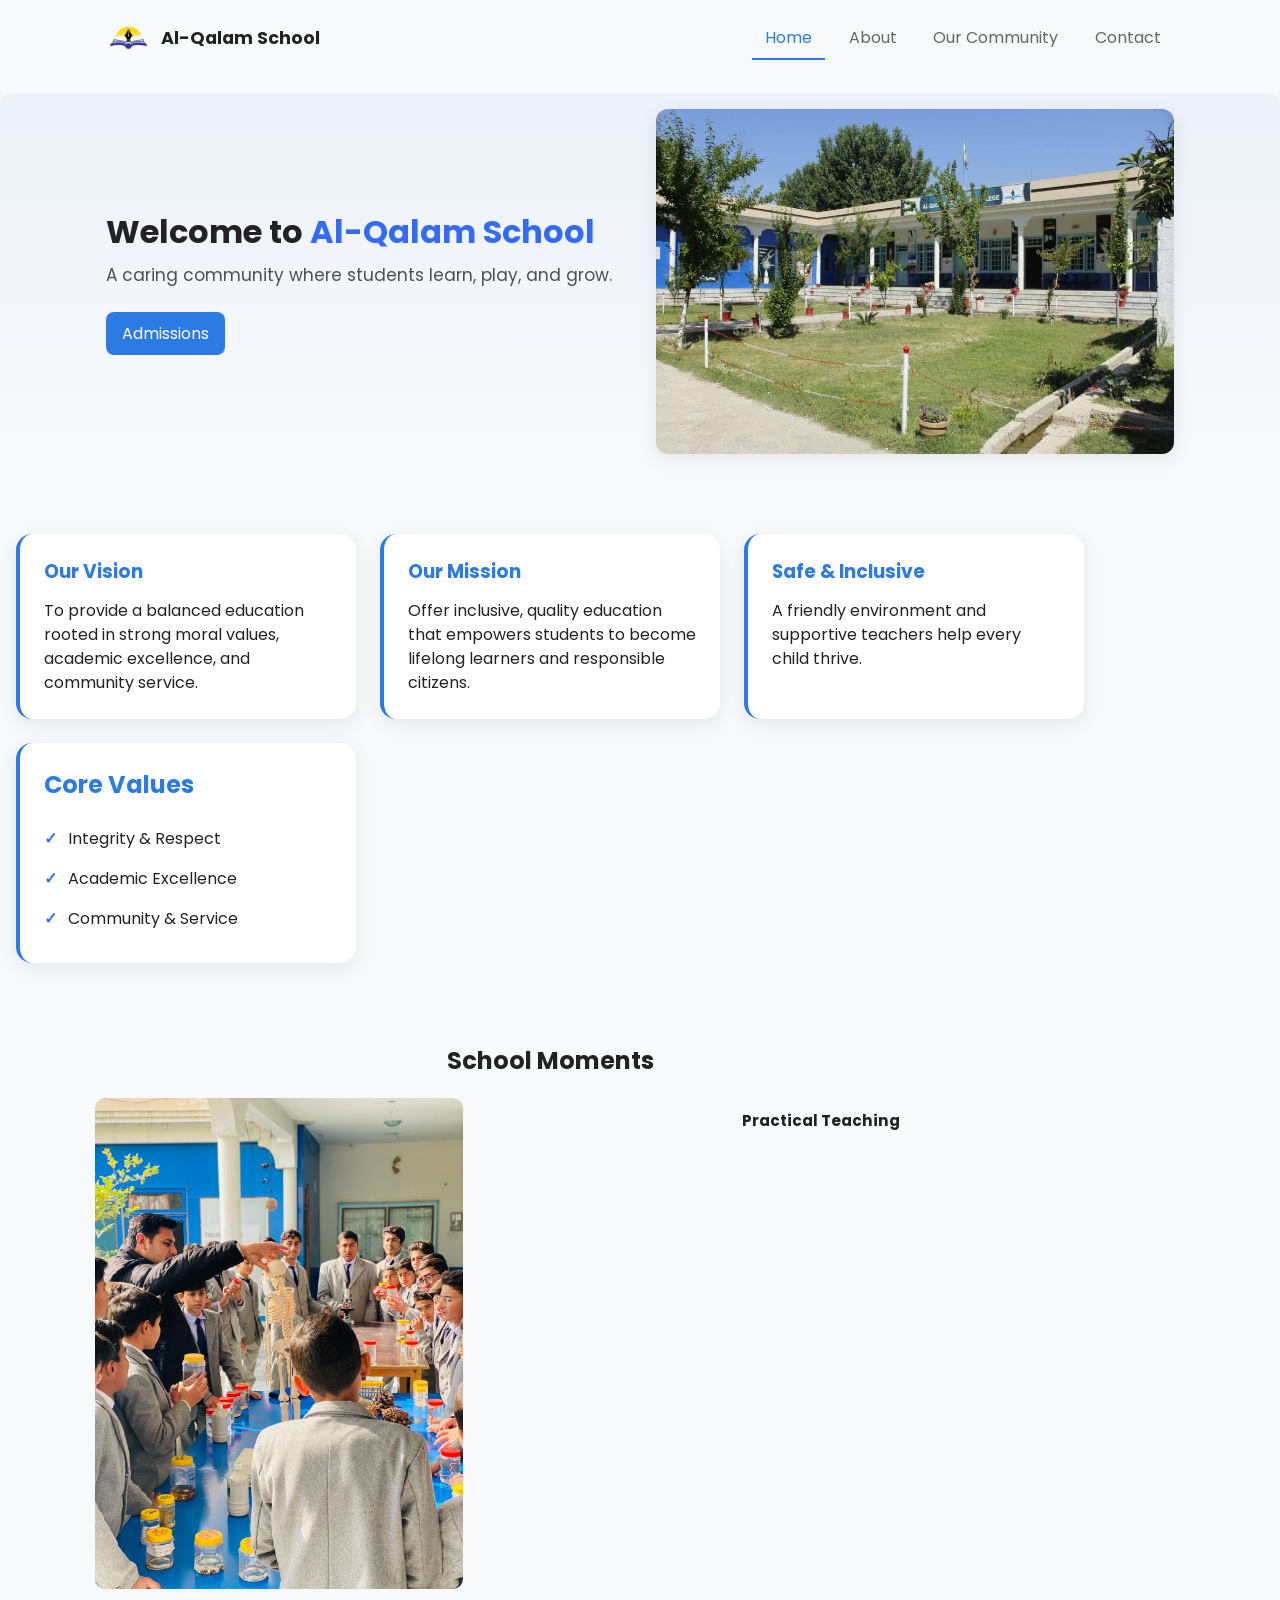
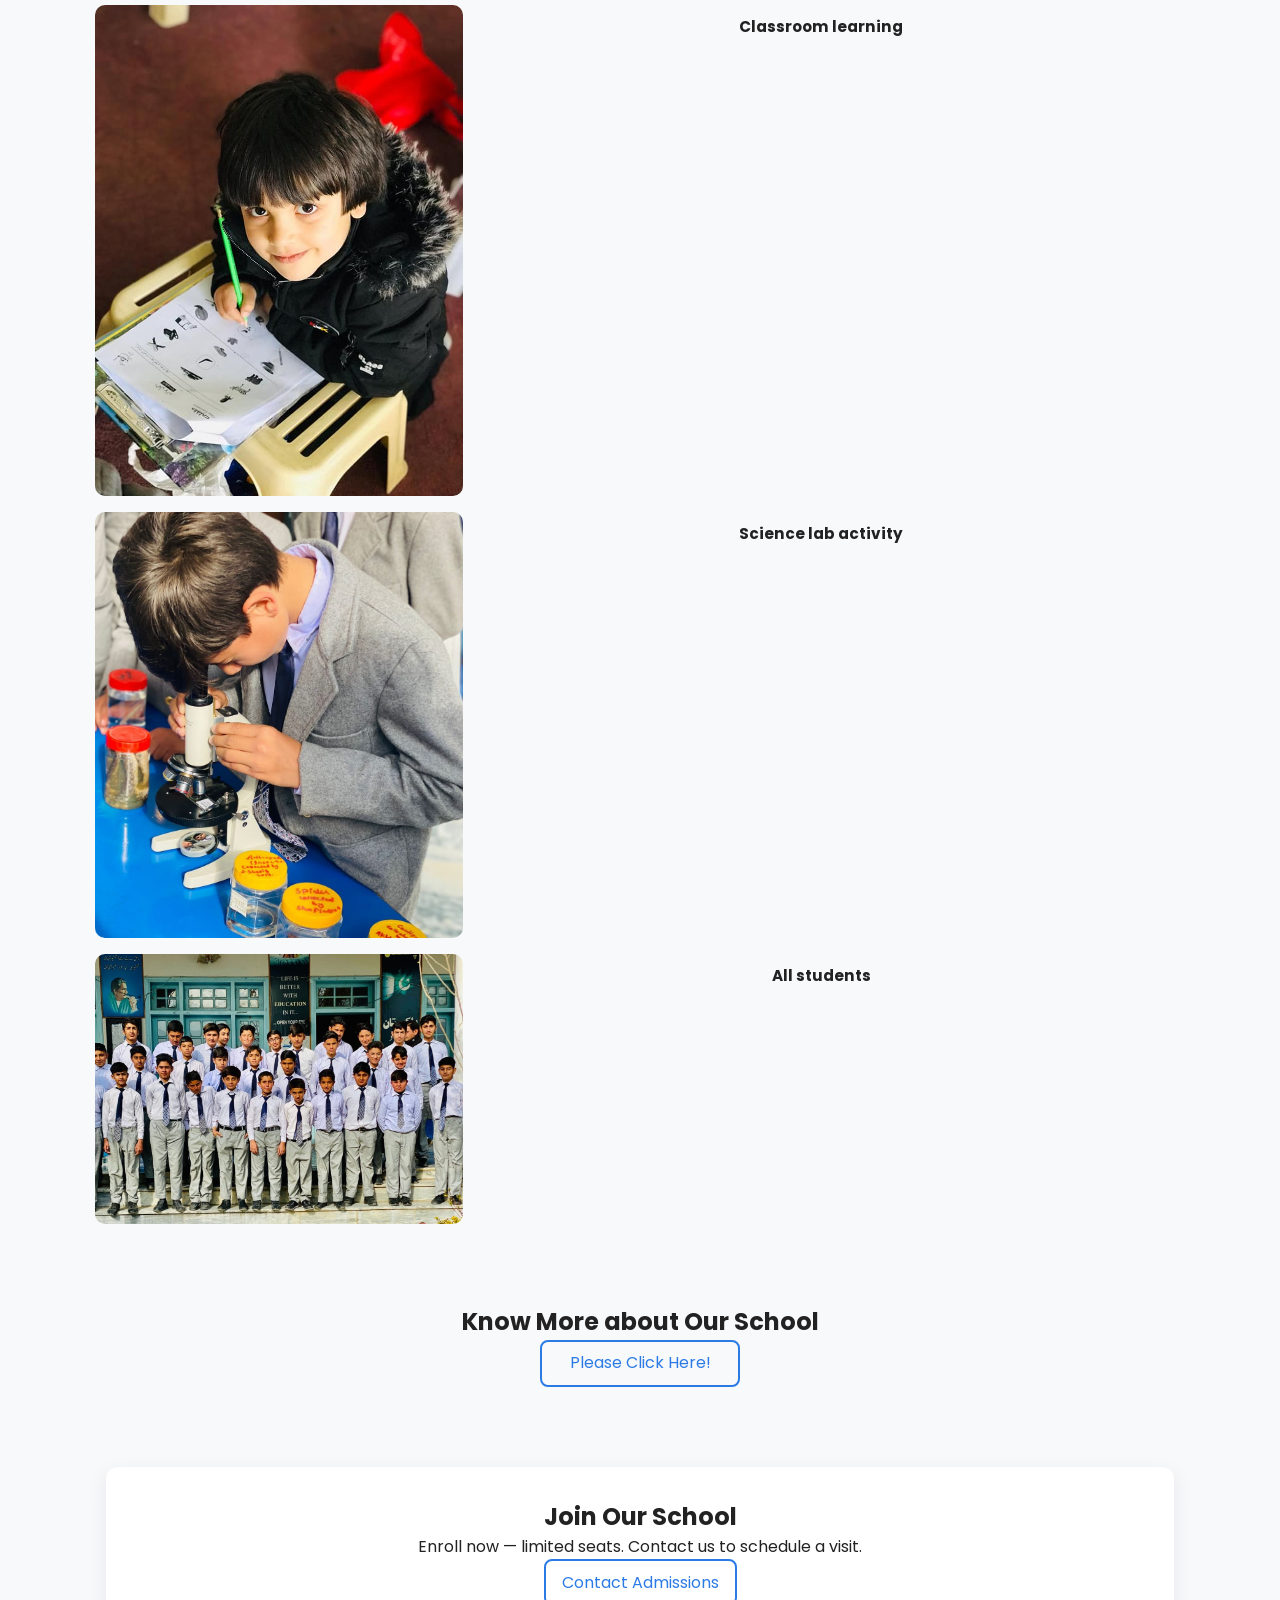
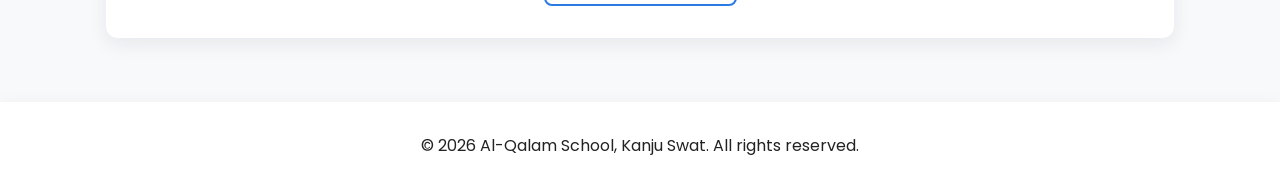
<file: index.html>
<!doctype html>
<html lang="en">
<head>
  <meta charset="utf-8" />
  <meta name="viewport" content="width=device-width,initial-scale=1" />
  <title>Al-Qalam School</title>
  <link rel="icon" type="image/png" href="logo2.png" style="border-radius:5px;">
  <!-- CSS -->
  <link rel="stylesheet" href="styles.css" />

  <!-- Google Fonts -->
  <link href="https://fonts.googleapis.com/css2?family=Inter:wght@300;400;600;700&display=swap" rel="stylesheet">
  <link href="https://fonts.googleapis.com/css2?family=Poppins:wght@300;400;600;700&display=swap" rel="stylesheet">

  <!-- Font Awesome -->
  <link rel="stylesheet" href="https://cdnjs.cloudflare.com/ajax/libs/font-awesome/6.0.0/css/all.min.css">
</head>
<body>
  <!-- Header -->
  <header class="site-header">
    <div class="container header-inner">
      <a href="index.html" class="brand">
        <img src="logo2.png" alt="School Logo" class="logo" />
        <span class="school-name">Al-Qalam School</span>
      </a>
      <button id="nav-toggle" class="nav-toggle" aria-label="Toggle navigation">☰</button>
      <nav id="main-nav" class="main-nav">
        <a href="index.html" class="active">Home</a>
        <a href="about.html">About</a>
        <a href="more-about.html">Our Community</a>
        <a href="contact.html">Contact</a>
      </nav>
    </div>
  </header>

  <!-- Hero Section -->
  <main>
    <section class="hero">
      <div class="container hero-inner">
        <div class="hero-text">
          <h1>Welcome to <span style="color: rgb(51, 106, 247)">Al-Qalam School</span></h1>
          <p class="lead" style="color:rgb(79, 79, 79);font-size:17px;">A caring community where students learn, play, and grow.</p>
          <a href="contact.html" class="btn-primary">Admissions</a>
        </div>
        <div class="hero-image">
          <img src="school.jpg" alt="School Interior" />
        </div>
      </div>
    </section>

    <!-- Features Section -->
    <section class="features container">
      <article class="feature">
        <h3>Our Vision</h3>
        <p>To provide a balanced education rooted in strong moral values, academic excellence, and community service.</p>
      </article>
      <article class="feature">
        <h3>Our Mission</h3>
        <p>Offer inclusive, quality education that empowers students to become lifelong learners and responsible citizens.</p>
      </article>
      <article class="feature">
        <h3>Safe & Inclusive</h3>
        <p>A friendly environment and supportive teachers help every child thrive.</p>
      </article>
      <article class="feature">
        <h2>Core Values</h2>
        <ul>
          <li>Integrity & Respect</li>
          <li>Academic Excellence</li>
          <li>Community & Service</li>
        </ul>
      </article>
    </section>
<section class="school-moments container">
  <h2>School Moments</h2>
  <div class="grid grid-3">
      <img class="img-home" src="teaching.jpg" alt="All students" style="border-radius:10px;"/>
      <div class="card-body"><strong>Practical Teaching</strong></div>
    </a>
      <img class="img-home" src="cutie.jpg" alt="Awards" style="border-radius:10px;"/>
      <div class="card-body"><strong>Classroom learning</strong></div>
    </a>
      <img class="img-home" src="micro.jpg" alt="Science lab activity" style="border-radius:10px;"/>
      <div class="card-body"><strong>Science lab activity</strong></div>
    </a>
      <img class="img-home" src="students all.jpg" alt="Classroom learning" style="border-radius:10px;"/>
      <div class="card-body"><strong>All students</strong></div>
    </a>
  </div>
</section>

<!--Link to more-->
<div class="cta container" style="text-align: center;">
  <h2>Know More about Our School</h2>
  
  <a href="more-about.html" class="btn-outline" 
     style="width: 200px; margin: 0 auto; display: block; text-align: center; text-decoration: none;">
     Please Click Here!
  </a>
</div>

    <!-- Call to Action Section -->
    <section class="cta container">
      <div class="cta-inner">
        <h2>Join Our School</h2>
        <p>Enroll now — limited seats. Contact us to schedule a visit.</p>
        <a href="contact.html" class="btn-outline">Contact Admissions</a>
      </div>
    </section>
  </main>

  <!-- Footer -->
  <footer class="site-footer">
    <div class="container footer-inner">
      <p>© 2026 Al-Qalam School, Kanju Swat. All rights reserved.</p>
    </div>
  </footer>

  <script src="script.js"></script>
</body>
</html>
</file>
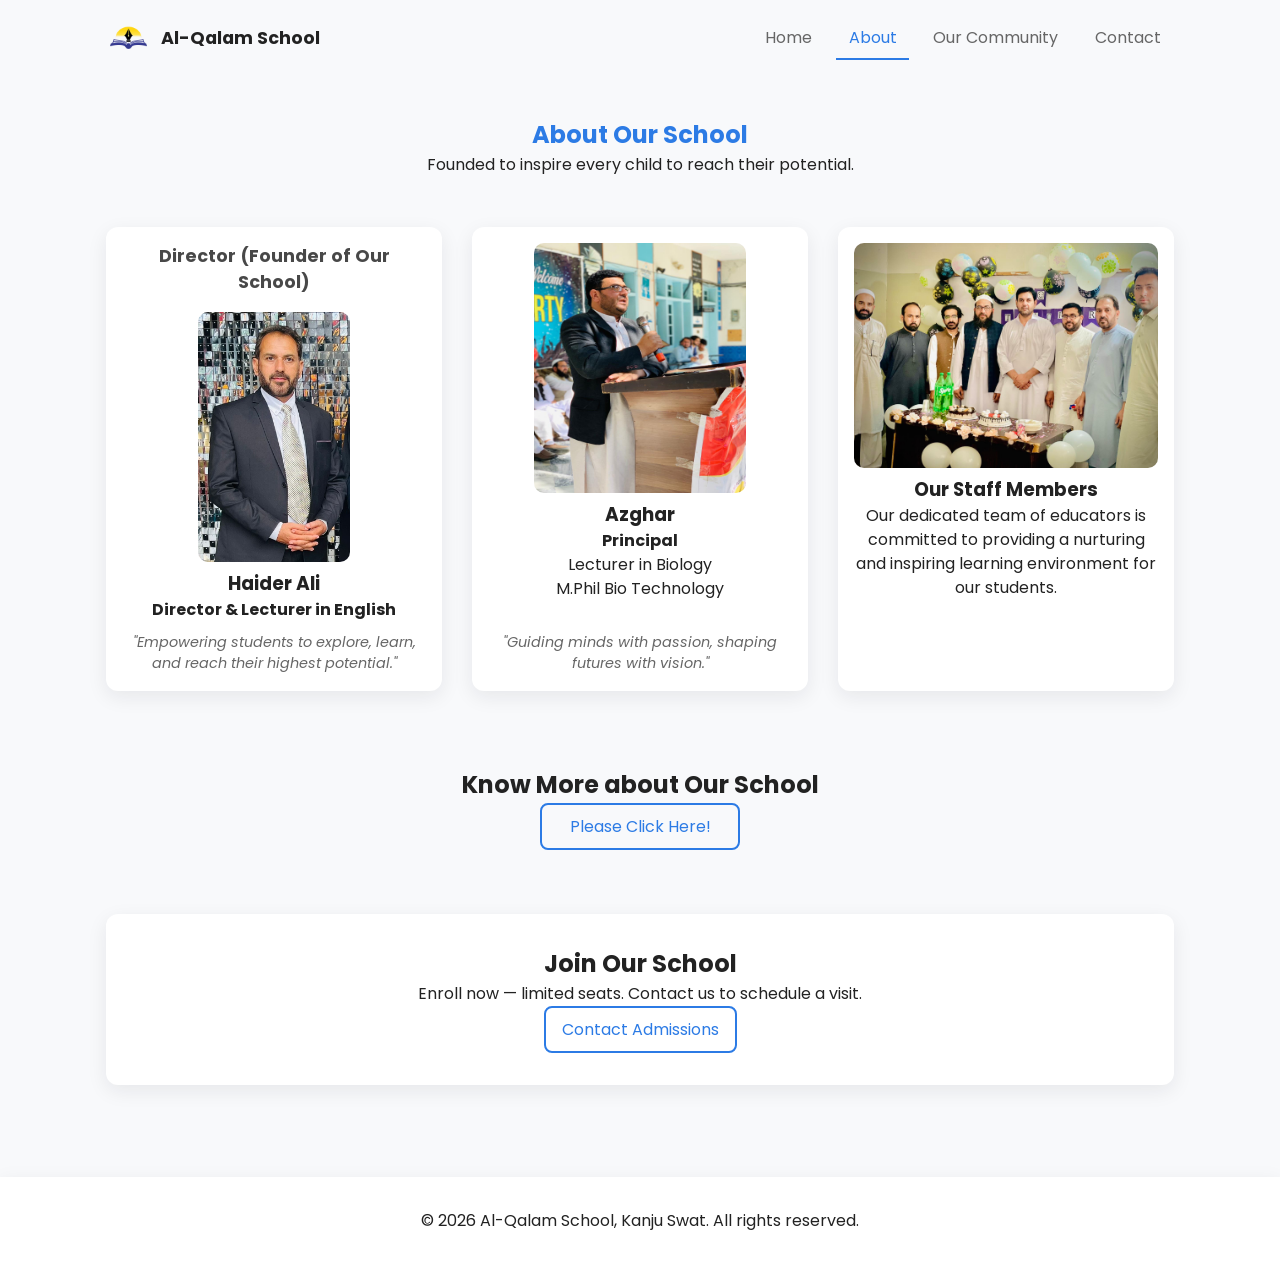
<file: about.html>
<!doctype html>
<html lang="en">
<head>
  <meta charset="utf-8" />
  <meta name="viewport" content="width=device-width,initial-scale=1" />
  <title>About — Al-Qalam School</title>
  
  <link rel="icon" type="image/png" href="logo2.png" style="border-radius:5px;">
  <link rel="stylesheet" href="styles.css" />
  
  <link href="https://fonts.googleapis.com/css2?family=Inter:wght@300;400;600;700&display=swap" rel="stylesheet">
  <link href="https://fonts.googleapis.com/css2?family=Poppins:wght@300;400;600;700&display=swap" rel="stylesheet">

  <link rel="stylesheet" href="https://cdnjs.cloudflare.com/ajax/libs/font-awesome/6.0.0/css/all.min.css">
</head>
<body>
  <header class="site-header">
    <div class="container header-inner">
      <a href="index.html" class="brand">
        <img src="logo2.png" alt="Logo" class="logo" />
        <span class="school-name">Al-Qalam School</span>
      </a>
      <button id="nav-toggle" class="nav-toggle" aria-label="Toggle navigation">☰</button>
      <nav id="main-nav" class="main-nav">
        <a href="index.html">Home</a>
        <a href="about.html" class="active">About</a>
        <a href="more-about.html">Our Community</a>
        <a href="contact.html">Contact</a>
      </nav>
    </div>
  </header>

  <main class="container about-page">
    <section class="intro space-lg">
      <h1 style="color:var(--accent)">About Our School</h1>
      <p class="lead">Founded to inspire every child to reach their potential.</p>
    </section>

    <div class="grid grid-3">
      <div class="staff-card">
        <h3 class="Dirc">Director (Founder of Our School)</h3>
        <img src="director pic.jpg" alt="Haider Ali" class="d-img">
        <h3>Haider Ali</h3>
        <p><strong>Director & Lecturer in English</strong></p>
        <p class="inspire-small">"Empowering students to explore, learn, and reach their highest potential."</p>
      </div>

      <div class="staff-card">
        <img src="azghar.jpg" alt="Azghar" class="p-img">
        <h3>Azghar</h3>
        <p><strong>Principal</strong><br>Lecturer in Biology<br>M.Phil Bio Technology</p>
        <p class="inspire-small">"Guiding minds with passion, shaping futures with vision."</p>
      </div>

      <div class="staff-card">
        <img src="staff .jpg" alt="Staff members" class="staff-img">
        <h3>Our Staff Members</h3>
        <p>Our dedicated team of educators is committed to providing a nurturing and inspiring learning environment for our students.</p>
      </div>
    </div>

<!--Link to more-->
<div class="cta container" style="text-align: center;">
  <h2>Know More about Our School</h2>
  
  <a href="more-about.html" class="btn-outline" 
     style="width: 200px; margin: 0 auto; display: block; text-align: center; text-decoration: none;">
     Please Click Here!
  </a>
</div>


    <section class="cta-section">
      <div class="cta-inner">
        <h2>Join Our School</h2>
        <p>Enroll now — limited seats. Contact us to schedule a visit.</p>
        <a href="contact.html" class="btn-outline">Contact Admissions</a>
      </div>
    </section>
  </main>

  <footer class="site-footer">
    <div class="container footer-inner">
      <p>© 2026 Al-Qalam School, Kanju Swat. All rights reserved.</p>
    </div>
  </footer>

  <script src="script.js"></script>
</body>
</html>
</file>
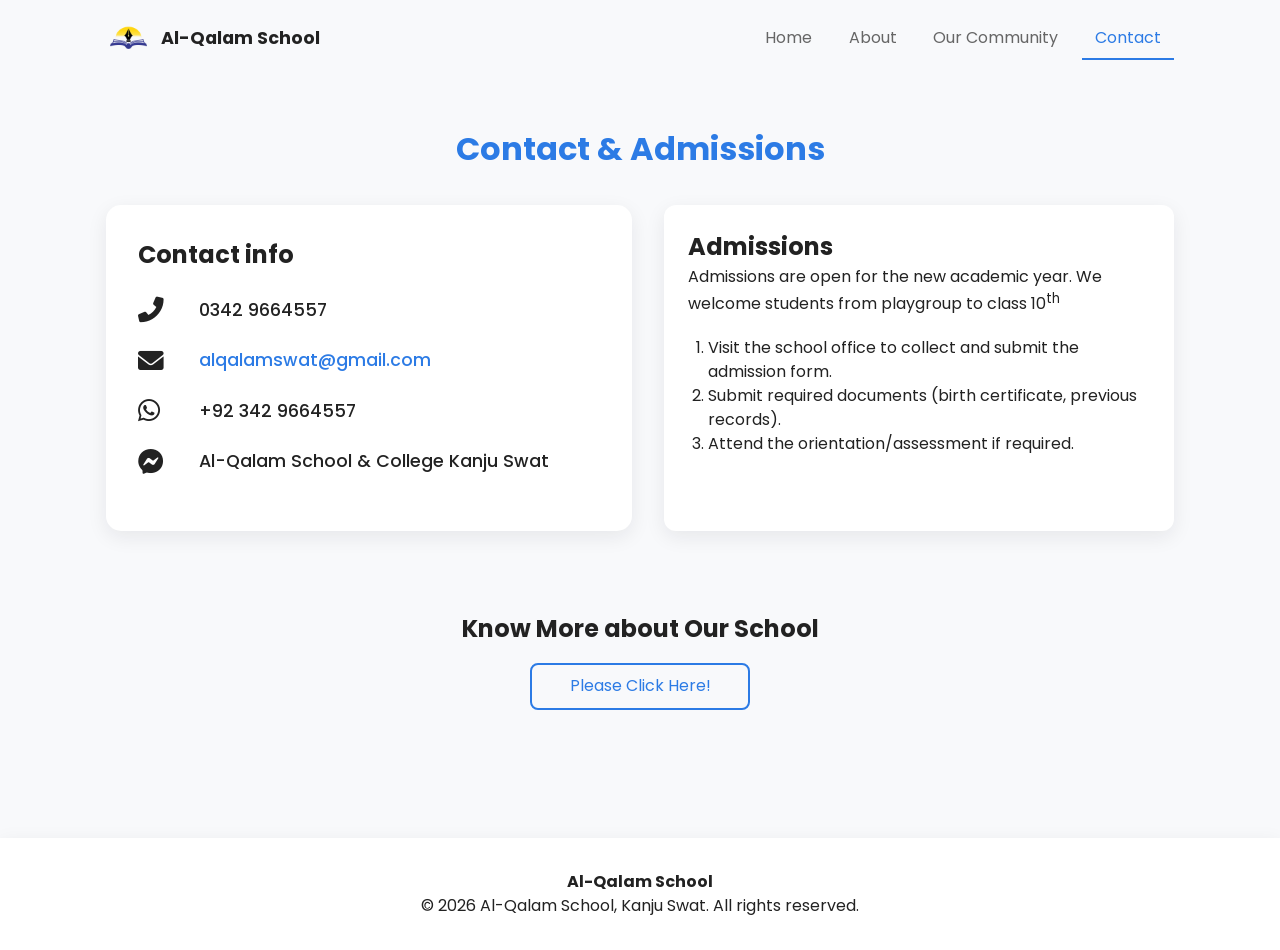
<file: contact.html>
<!doctype html>
<html lang="en">
<head>
  <meta charset="utf-8" />
  <meta name="viewport" content="width=device-width,initial-scale=1" />
  <title>Contact — Al-Qalam School</title>
  
  <link rel="icon" type="image/png" href="logo2.png" style="border-radius:5px;">
  <link rel="stylesheet" href="styles.css" />
  <link href="https://fonts.googleapis.com/css2?family=Poppins:wght@300;400;600;700&display=swap" rel="stylesheet">
  <link rel="stylesheet" href="https://cdnjs.cloudflare.com/ajax/libs/font-awesome/6.0.0/css/all.min.css">
</head>
<body>

  <header class="site-header">
    <div class="container header-inner">
      <a href="index.html" class="brand">
        <img src="logo2.png" alt="Logo" class="logo" />
        <span class="school-name">Al-Qalam School</span>
      </a>
      <button id="nav-toggle" class="nav-toggle">☰</button>
      <nav id="main-nav" class="main-nav">
        <a href="index.html">Home</a>
        <a href="about.html">About</a>
        <a href="more-about.html">Our Community</a>
        <a href="contact.html" class="active">Contact</a>
      </nav>
    </div>
  </header>

  <main class="container contact-page">
    <h1 style="text-align: center; margin: 2rem 0;color:var(--accent);">Contact & Admissions</h1>
    
    <div class="two-col">
      <div class="contact-info-card">
        <h2>Contact info</h2>

        <div class="contact-row">
          <i class="fas fa-phone-alt icon-circle"></i>
          <span>0342 9664557</span>
        </div>

        <div class="contact-row">
          <i class="fas fa-envelope icon-circle"></i>
          <span style="color: #2c7be5;">alqalamswat@gmail.com</span>
        </div>

        <div class="contact-row">
          <i class="fab fa-whatsapp icon-circle"></i>
          <span>+92 342 9664557</span>
        </div>

        <div class="contact-row">
          <i class="fab fa-facebook-messenger icon-circle"></i>
          <span>Al-Qalam School & College Kanju Swat</span>
        </div>
      </div>

      <div class="Addmm">  
        <h2>Admissions</h2>
        <p>Admissions are open for the new academic year. We welcome students from playgroup to class 10<sup>th</sup></p>
        <ol style="margin-top:20px; padding-left: 20px;">
          <li>Visit the school office to collect and submit the admission form.</li>
          <li>Submit required documents (birth certificate, previous records).</li>
          <li>Attend the orientation/assessment if required.</li>
        </ol>
      </div>
    </div>

    <div class="cta container" style="text-align: center; margin-top: 4rem;">
      <h2>Know More about Our School</h2>
      <a href="more-about.html" class="btn-outline" style="width: 220px; margin: 1rem auto; display: block;">
         Please Click Here!
      </a>
    </div>
  </main>

  <footer class="site-footer">
    <div class="container footer-inner">
      <strong>Al-Qalam School</strong>
      <p>© 2026 Al-Qalam School, Kanju Swat. All rights reserved.</p>
    </div>
  </footer>

  <script src="script.js"></script>
</body>
</html>
</file>
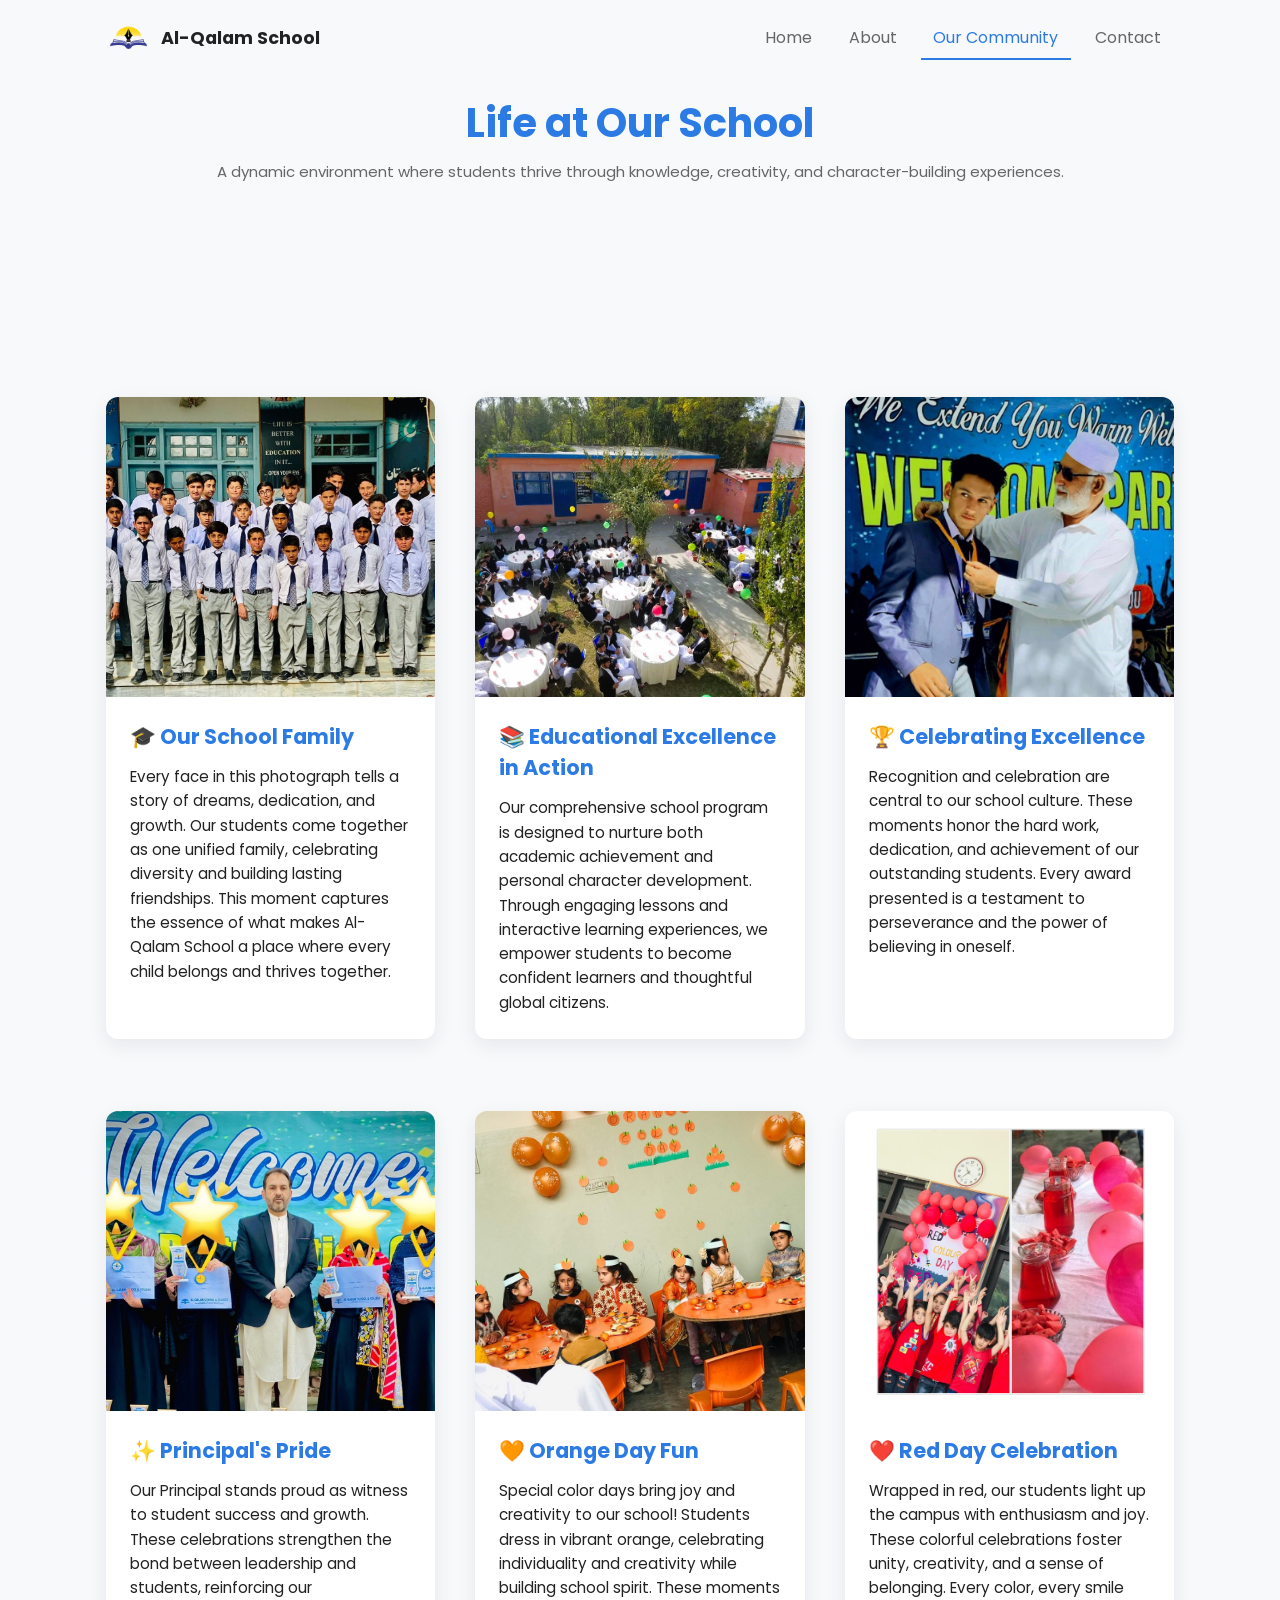
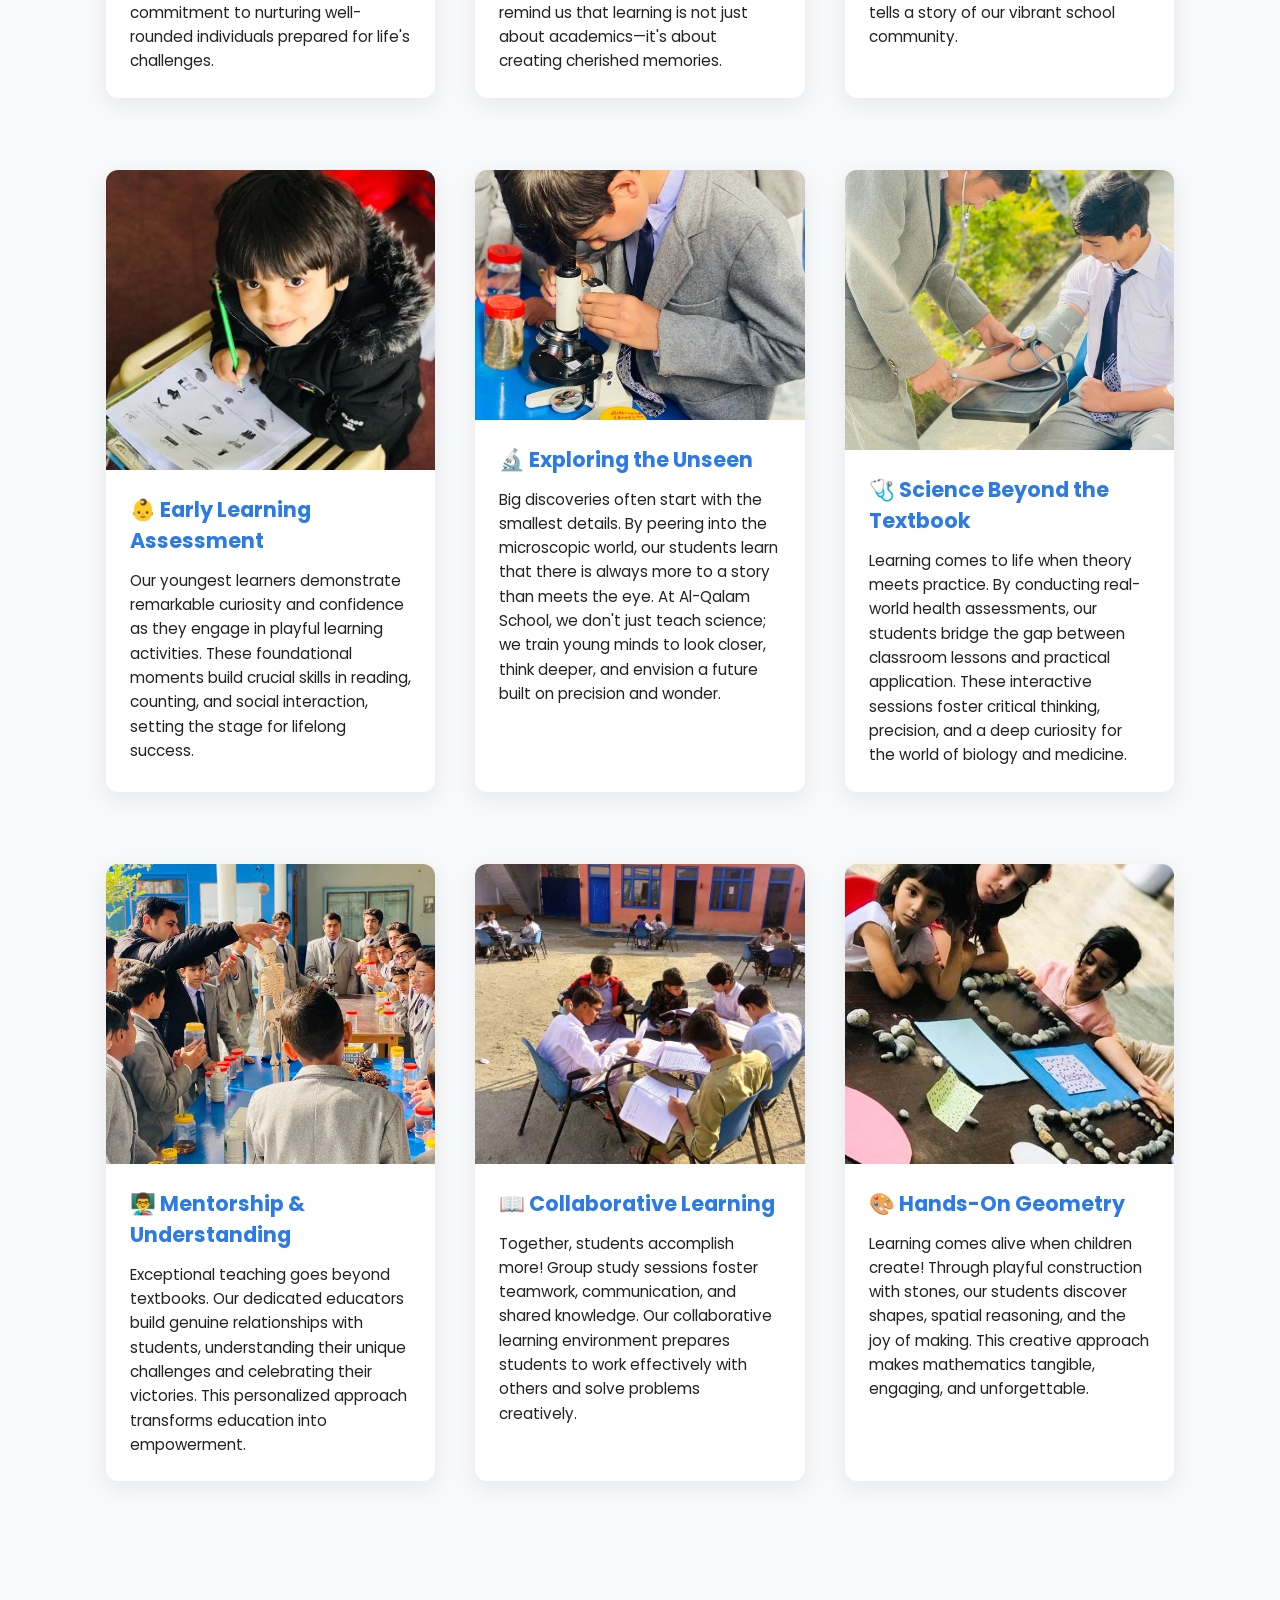
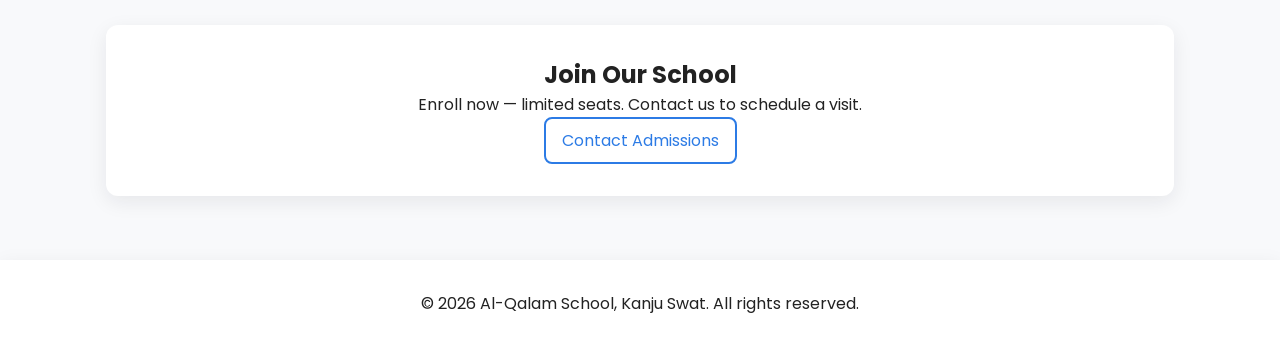
<file: more-about.html>
<!doctype html>
<html lang="en">
<head>
  <meta charset="utf-8" />
  <meta name="viewport" content="width=device-width,initial-scale=1" />
  <title>Our Cummunity — Al-Qalam School</title>
  
  <link rel="icon" type="image/png" href="logo2.png" style="border-radius:5px;">
  <link rel="stylesheet" href="styles.css" />
  <!-- Google Fonts -->
  <link href="https://fonts.googleapis.com/css2?family=Inter:wght@300;400;600;700&display=swap" rel="stylesheet">
  <link href="https://fonts.googleapis.com/css2?family=Poppins:wght@300;400;600;700&display=swap" rel="stylesheet">

  <!-- Font Awesome -->
  <link rel="stylesheet" href="https://cdnjs.cloudflare.com/ajax/libs/font-awesome/6.0.0/css/all.min.css">

  <style>
    .more-about-hero {
      text-align: center;
      margin-bottom: 3rem;
    }

    .more-about-hero h1 {
      font-size: 2.5rem;
      color: var(--accent);
      margin-bottom: 0.5rem;
    }

    .more-about-hero p {
      font-size: 1.1rem;
      color: var(--muted);
    }

    .picture-card {
      background: white;
      border-radius: 12px;
      overflow: hidden;
      box-shadow: var(--shadow);
      transition: transform 0.3s ease, box-shadow 0.3s ease;
      margin-bottom: 2rem;
    }

    .picture-card:hover {
      transform: translateY(-8px);
      box-shadow: 0 12px 30px rgba(20, 20, 40, 0.15);
    }

    .picture-card img {
      width: 100%;
      height: 300px;
      object-fit: cover;
      display: block;
    }

    .picture-card-content {
      padding: 1.5rem;
    }

    .picture-card h3 {
      color: var(--accent);
      font-size: 1.3rem;
      margin-bottom: 0.8rem;
    }

    .picture-card p {
      color: var(--text);
      line-height: 1.6;
      font-size: 0.95rem;
    }

    .gallery-grid {
      display: grid;
      grid-template-columns: repeat(auto-fit, minmax(300px, 1fr));
      gap: 2.5rem;
      margin: 2rem 0;
    }

    @media (max-width: 900px) {
      .more-about-hero h1 {
        font-size: 2rem;
      }

      .gallery-grid {
        grid-template-columns: repeat(2, 1fr);
        gap: 2rem;
      }
    }

    @media (max-width: 600px) {
      .more-about-hero h1 {
        font-size: 1.6rem;
      }

      .gallery-grid {
        grid-template-columns: 1fr;
        gap: 2rem;
      }

      .picture-card img {
        height: 250px;
      }

      .picture-card-content {
        padding: 1rem;
      }

      .picture-card h3 {
        font-size: 1.1rem;
      }

      .picture-card p {
        font-size: 0.9rem;
      }
    }
  </style>
</head>
<body>
  <header class="site-header">
    <div class="container header-inner">
      <a href="index.html" class="brand">
        <img src="logo2.png" alt="Logo" class="logo" />
        <span class="school-name">Al-Qalam School</span>
      </a>
      <button id="nav-toggle-3" class="nav-toggle" aria-label="Toggle navigation">☰</button>
      <nav id="main-nav-3" class="main-nav">
        <a href="index.html">Home</a>
        <a href="about.html">About</a>
        <a href="more-about.html" class="active">Our Community</a>
        <a href="contact.html">Contact</a>
      </nav>
    </div>
  </header>

  <main class="container">
    <!-- Hero Section -->
    <section class="more-about-hero" style="margin-bottom: 20%;">
      <h1>Life at Our School</h1>
      <p style="font-size:15px;">A dynamic environment where students thrive through knowledge, creativity, and character-building experiences.</p>
    </section>

    <!-- Gallery Grid -->
    <div class="gallery-grid">

      <!-- FOLDER 1: All Students Together -->
      <div class="picture-card">
        <img src="students all.jpg" alt="All students together" />
        <div class="picture-card-content">
          <h3>🎓 Our School Family</h3>
          <p>Every face in this photograph tells a story of dreams, dedication, and growth. Our students come together as one unified family, celebrating diversity and building lasting friendships. This moment captures the essence of what makes Al-Qalam School a place where every child belongs and thrives together.</p>
        </div>
      </div>

      <div class="picture-card">
        <img src="program.jpg" alt="School program" />
        <div class="picture-card-content">
          <h3>📚 Educational Excellence in Action</h3>
          <p>Our comprehensive school program is designed to nurture both academic achievement and personal character development. Through engaging lessons and interactive learning experiences, we empower students to become confident learners and thoughtful global citizens.</p>
        </div>
      </div>

      <!-- FOLDER 2: Awards & Recognition -->
      <div class="picture-card">
        <img src="award hands.jpg" alt="Awards ceremony" />
        <div class="picture-card-content">
          <h3>🏆 Celebrating Excellence</h3>
          <p>Recognition and celebration are central to our school culture. These moments honor the hard work, dedication, and achievement of our outstanding students. Every award presented is a testament to perseverance and the power of believing in oneself.</p>
        </div>
      </div>

      <!--Awards Girls-->
      <div class="picture-card">
        <img src="awards girls.jpg" alt="Principal with students" />
        <div class="picture-card-content">
          <h3>✨ Principal's Pride</h3>
          <p>Our Principal stands proud as witness to student success and growth. These celebrations strengthen the bond between leadership and students, reinforcing our commitment to nurturing well-rounded individuals prepared for life's challenges.</p>
        </div>
      </div>

      <!-- FOLDER 3: Special Days -->
      <div class="picture-card">
        <img src="orange.jpg" alt="Orange color day" />
        <div class="picture-card-content">
          <h3>🧡 Orange Day Fun</h3>
          <p>Special color days bring joy and creativity to our school! Students dress in vibrant orange, celebrating individuality and creativity while building school spirit. These moments remind us that learning is not just about academics—it's about creating cherished memories.</p>
        </div>
      </div>
  <!--RED DAY-->
      <div class="picture-card">
        <img src="red.jpg" alt="Red color day" />
        <div class="picture-card-content">
          <h3>❤️ Red Day Celebration</h3>
          <p>Wrapped in red, our students light up the campus with enthusiasm and joy. These colorful celebrations foster unity, creativity, and a sense of belonging. Every color, every smile tells a story of our vibrant school community.</p>
        </div>
      </div>

      <!-- FOLDER 4: Diverse Learning Experiences -->
      <div class="picture-card">
        <img src="cutie.jpg" alt="Playgroup children exam" />
        <div class="picture-card-content">
          <h3>👶 Early Learning Assessment</h3>
          <p>Our youngest learners demonstrate remarkable curiosity and confidence as they engage in playful learning activities. These foundational moments build crucial skills in reading, counting, and social interaction, setting the stage for lifelong success.</p>
        </div>
      </div>

      <!--The microscope-->
      <div class="picture-card">
        <img src="micro.jpg" alt="Student with microscope" style="width:100%;height:250px;"/>
        <div class="picture-card-content">
          <h3>🔬 Exploring the Unseen</h3>
       <p>Big discoveries often start with the smallest details. By peering into the microscopic world, our students learn that there is always more to a story than meets the eye. At Al-Qalam School, we don't just teach science; we train young minds to look closer, think deeper, and envision a future built on precision and wonder.</p>
        </div>
      </div>
               
      <!--The BP cheacking-->
      <div class="picture-card">
        <img src="BP.jpg" alt="Health checkup - BP measurement" style="width:100%;height:280px;"/>
        <div class="picture-card-content">
          <h3>🩺 Science Beyond the Textbook</h3>
          <p>Learning comes to life when theory meets practice. By conducting real-world health assessments, our students bridge the gap between classroom lessons and practical application. These interactive sessions foster critical thinking, precision, and a deep curiosity for the world  of biology and medicine.</p>
        </div>
      </div>

      <div class="picture-card">
        <img src="teaching.jpg" alt="Teacher understanding students" />
        <div class="picture-card-content">
          <h3>👨‍🏫 Mentorship & Understanding</h3>
          <p>Exceptional teaching goes beyond textbooks. Our dedicated educators build genuine relationships with students, understanding their unique challenges and celebrating their victories. This personalized approach transforms education into empowerment.</p>
        </div>
      </div>

      <div class="picture-card">
        <img src="group studies.jpg" alt="Group study session" />
        <div class="picture-card-content">
          <h3>📖 Collaborative Learning</h3>
          <p>Together, students accomplish more! Group study sessions foster teamwork, communication, and shared knowledge. Our collaborative learning environment prepares students to work effectively with others and solve problems creatively.</p>
        </div>
      </div>

      <div class="picture-card">
        <img src="stones.jpg" alt="Children shaping stones into shapes" />
        <div class="picture-card-content">
          <h3>🎨 Hands-On Geometry</h3>
          <p>Learning comes alive when children create! Through playful construction with stones, our students discover shapes, spatial reasoning, and the joy of making. This creative approach makes mathematics tangible, engaging, and unforgettable.</p>
        </div>
      </div>
  </main>
   <!-- Call to Action Section -->
    <section class="cta container">
      <div class="cta-inner">
        <h2>Join Our School</h2>
        <p>Enroll now — limited seats. Contact us to schedule a visit.</p>
        <a href="contact.html" class="btn-outline">Contact Admissions</a>
      </div>
    </section>
  </main>

  <!-- Footer -->
  <footer class="site-footer">
    <div class="container footer-inner">
      <p>© 2026 Al-Qalam School, Kanju Swat. All rights reserved.</p>
    </div>
  </footer>

  <script src="script.js"></script>
</body>
</html>
</file>
<file: styles.css>
/* Variables */
:root {
  --accent:#2c7be5;
  --accent-2:#ff7a59;
  --bg:#f8f9fb;
  --text:#222;
  --muted:#666;
  --max-width:1100px;
  --radius:10px;
  --shadow:0 6px 20px rgba(20,20,40,0.08);
}

/* Global */
*{
  box-sizing:border-box;
  margin:0;
  padding:0;
  font-family:'Poppins',sans-serif;
}

body{
  background:var(--bg);
  color:var(--text);
  line-height:1.5;
}

.img-home{
  width: 70%;
  border-radius: 10px;
  display: block;   /* Allows the image to accept auto margins */
  margin: 0 auto;
}

img{
  max-width:100%;
  display:block;
}

.space {
  margin:50px;
}
.container{
  max-width:var(--max-width);
  margin:auto;
  padding:1rem;
}

/* HEADER */

.header-inner{
  display:flex;
  justify-content:space-between;
  align-items:center;
}

.brand{
  display:flex;
  align-items:center;
  gap:.6rem;
  text-decoration:none;
  color:inherit;
}

.logo{
  height:45px;
  border-radius:6px;
}

.school-name{
  font-weight:700;
  font-size:1.1rem;
}

.main-nav{
  display:flex;
  gap:.7rem;
}


.main-nav a {
  text-decoration: none;
  padding: .5rem .8rem;
  color: var(--muted);
  border-bottom: 2px solid transparent; /* Hidden line */
  transition: 0.3s;
}

.main-nav a:hover,
.main-nav a.active {
  color: var(--accent);
  border-bottom: 2px solid var(--accent); /* Line appears on hover/active */
  background: transparent;
  box-shadow: none;
}

.nav-toggle{
  display:none;
  font-size:22px;
  border:none;
  background:none;
}

/* HERO */

.hero{
  background:linear-gradient(180deg,rgba(44,123,229,.06),transparent);
  border-radius:12px;
  margin:1rem 0;
}

.hero-inner{
  display:flex;
  align-items:center;
  gap:2rem;
}

.hero-text{
  flex:1;
}

.hero-text h1{
  font-size:2rem;
  margin-bottom:.4rem;
}

.hero-image{
  flex:1;
}

.hero-image img{
  width:100%;
  border-radius:12px;
  box-shadow:var(--shadow);
}

/* ABOUT PAGE*/

/* Spacing for the About Page */
.about-page {
  padding-top: 40px;
  padding-bottom: 60px;
}

.intro.space-lg {
  margin-bottom: 50px; /* Big space after the title */
  text-align: center;
}

/* Fix the grid spacing */
.about-page .grid-3 {
  display: grid;
  grid-template-columns: repeat(auto-fit, minmax(280px, 1fr));
  gap: 30px;           /* Space between cards */
  margin-bottom: 60px; /* Space after the card section */
}
.Dirc {
  font-size: 1.1rem;
  color: rgb(72, 72, 72);
  margin-bottom: 1rem;
}
/* Ensure staff images look neat */
.d-img{
  width:50%;
  height:250px;
  border-radius:8px;
}

.p-img{
  width:70%;
  height:250px;
  border-radius:8px;
}

.staff-img {
  width: 200%;
  height: 225px;      /* Fixes the height so cards stay even */
  object-fit: cover;  /* Keeps image from looking squashed */
  border-radius: 10px;
  margin-bottom: 15px;
}

.staff-card {
  background: white;
  padding: 20px;
  border-radius: 12px;
  box-shadow: var(--shadow);
  text-align: center;
  display: flex;
  flex-direction: column;
}

.inspire-small {
  font-style: italic;
  font-size: 0.9rem;
  color: var(--muted);
  margin-top: auto;   /* Pushes the quote to the bottom of the card */
  padding-top: 10px;
}

/* Space for CTA */
.cta-section {
  margin-top: 40px;
}

/* Contact Page Specifics */
.contact-info-card {
  flex: 1;
  background: white;
  padding: 2rem;
  border-radius: 15px;
  box-shadow: var(--shadow);
  /* Added to prevent internal content from overflowing the card */
  overflow: hidden; 
}

.contact-info-card h2 {
  font-size: 1.5rem;
  margin-bottom: 1.5rem;
}

.contact-row {
  display: flex;
  align-items: center;
  gap: 1rem;            /* Adjusted gap for better mobile fit */
  margin-bottom: 1.5rem;
  font-size: 1.1rem;    /* Slightly smaller font for better fit */
  font-weight: 500;
  direction: ltr;
  justify-content: flex-start;
  
  /* These lines force the long email address to wrap inside the box */
  inline-size: 100%;
  overflow-wrap: break-word; 
  word-break: break-word;
}

.icon-circle {
  font-size: 1.6rem;    /* Slightly smaller icon for mobile balance */
  width: 45px;          /* Fixed container width for icons */
  display: flex;        /* Switched to flex for better centering */
  justify-content: center; 
  align-items: center;
  flex-shrink: 0;       /* This keeps the icon from squishing/leaning */
}

/* Admissions Box */
.Addmm {
  flex: 1;
  background: white;
  padding: 2rem;
  border-radius: 15px;
  box-shadow: var(--shadow);
}

/* Responsive side-by-side layout */
.two-col {
  display: flex;
  gap: 2rem;
  align-items: stretch;
}

/* Mobile Adjustments */
@media (max-width: 800px) {
  .two-col {
    flex-direction: column;
  }
  
  .contact-info-card, .Addmm {
    padding: 1.5rem; /* Slightly less padding on mobile to save space */
  }
}

/* FEATURES */

.features{
  display:grid;
  grid-template-columns:repeat(auto-fit,minmax(250px,1fr));
  gap:1.5rem;
  margin:3rem 0;
}

.feature{
  background:white;
  padding:1.5rem;
  border-radius:16px;
  box-shadow:var(--shadow);
  border-left: 4px solid var(--accent);
}

.feature h3 {
  margin-bottom: 0.8rem;
  color: var(--accent);
}

.feature h2 {
  margin-bottom: 1rem;
  color: var(--accent);
}

.feature ul {
  list-style: none;
  padding-left: 0;
}

.feature li {
  padding: 0.5rem 0;
  padding-left: 1.5rem;
  position: relative;
}

.feature li:before {
  content: "✓";
  position: absolute;
  left: 0;
  color: var(--accent);
  font-weight: bold;
}
/* GRID SYSTEM */

.grid{
  display:grid;
  gap:1rem;
}

.grid-3{
  grid-template-columns:repeat(auto-fit,minmax(260px,1fr));
}

/* Responsive grid for school-moments */
.school-moments .grid-3{
  grid-template-columns:repeat(2,1fr);
}

/* CARD */

.card{
  background:rgb(183, 182, 182);
  border-radius:12px;
  overflow:hidden;
  box-shadow:var(--shadow);
  text-decoration:none;
  color:inherit;
  transition:transform .2s;
}

.card:hover{
  transform:translateY(-4px);
}

/* IMPORTANT FIX FOR MOBILE IMAGES */

.card img{
  width:100%;
  aspect-ratio:4/3;
  object-fit:cover;
}

/* CARD BODY */

.card-body{
  padding:.7rem;
  text-align:center;
  font-size:.95rem;
}

/* SCHOOL MOMENTS */

.school-moments{
  margin:2rem 0;
}

.school-moments h2{
  text-align:center;
  margin-bottom:1.2rem;
}

/* STAFF CARDS */

.staff-card{
  background:white;
  padding:1rem;
  border-radius:12px;
  text-align:center;
  box-shadow:var(--shadow);
  display:flex;
  flex-direction:column;
  align-items:center;
}

.staff-card img{
  border-radius:10px;
  margin-bottom:0.5rem;
}

/* CTA */

.cta{
  margin:3rem auto;
}

.cta-inner{
  background:white;
  padding:2rem;
  border-radius:12px;
  text-align:center;
  box-shadow:var(--shadow);
}

/* BUTTONS */

.btn-primary{
  display:inline-block;
  padding:.6rem 1rem;
  border-radius:8px;
  background:var(--accent);
  color:white;
  text-decoration:none;
  margin-top: 1.5rem; /* Adds the space you want above the button */
}

.btn-outline{
  display:inline-block;
  padding:.6rem 1rem;
  border-radius:8px;
  border:2px solid var(--accent);
  color:var(--accent);
  text-decoration:none;
}

/* FOOTER */

.site-footer{
  background:white;
  margin-top:2rem;
  padding:1rem;
  text-align:center;
  box-shadow:var(--shadow);
}

/* RESPONSIVE */

/* Tablets */
@media (max-width:900px){

.hero-inner{
  flex-direction:column;
  text-align:center;
}

.nav-toggle{
  display:block;
}

.main-nav{
  position:fixed;
  top:70px;
  right:20px;
  background:white;
  flex-direction:column;
  padding:1rem;
  border-radius:10px;
  box-shadow:var(--shadow);
  opacity:0;
  visibility:hidden;
  transition:.3s;
}

.main-nav.show{
  opacity:1;
  visibility:visible;
}

.school-moments .grid-3{
  grid-template-columns:repeat(2,1fr);
  gap:1.2rem;
}

.two-col {
  flex-direction: column;
}

}

/* Small phones */
@media (max-width:500px){

.hero-text h1{
  font-size:1.6rem;
}

.school-moments .grid-3{
  grid-template-columns:1fr;
  gap:1rem;
}

.Addmm {
  padding: 1rem;
}

}

/*admissions*/

.two-col {
  display: flex;
  gap: 2rem;
  margin: 2rem 0;
}

.Addmm {
  background: white;
  padding: 1.5rem;
  border-radius: 12px;
  box-shadow: var(--shadow);
}
</file>
